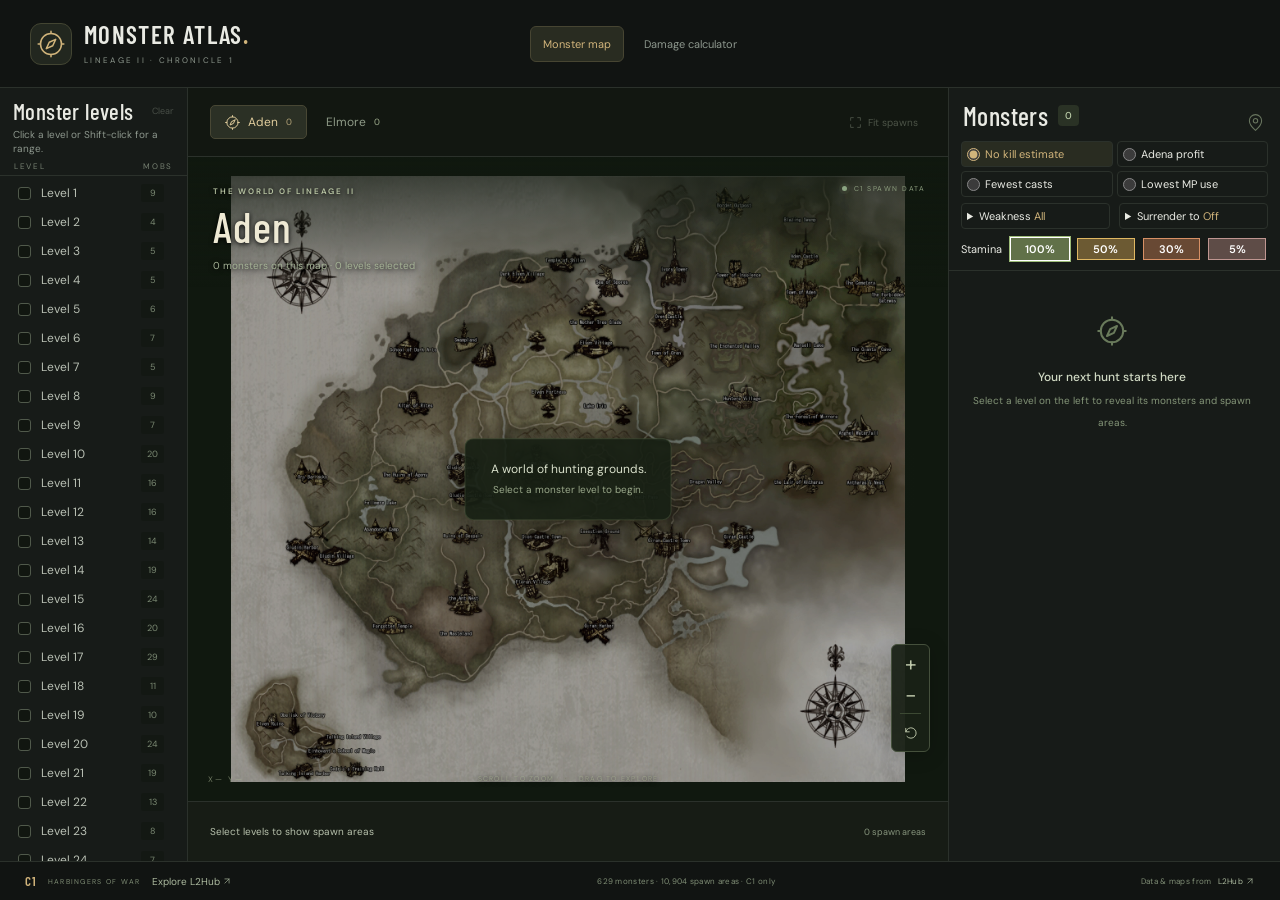
<file: index.html>
<!doctype html>
<html lang="en">
<head>
  <meta charset="utf-8">
  <meta name="viewport" content="width=device-width, initial-scale=1">
  <meta name="theme-color" content="#111412">
  <meta name="description" content="Find your next hunting ground. Explore Chronicle 1 monster spawn areas by level across Aden and Elmore.">
  <title>C1 Monster Atlas — Find your hunting ground</title>
  <link rel="icon" type="image/svg+xml" href="assets/compass.svg">
  <link rel="stylesheet" href="styles.css">
</head>
<body class="atlas-page">
  <svg class="svg-defs" xmlns="http://www.w3.org/2000/svg"><defs>
    <symbol id="i-compass" viewBox="0 0 24 24"><circle cx="12" cy="12" r="9"/><path d="m16 8-2.5 5.5L8 16l2.5-5.5L16 8Z"/><path d="M12 1v2m0 18v2M1 12h2m18 0h2"/></symbol>
    <symbol id="i-arrow" viewBox="0 0 24 24"><path d="M7 17 17 7M7 7h10v10"/></symbol>
    <symbol id="i-search" viewBox="0 0 24 24"><circle cx="10.5" cy="10.5" r="6.5"/><path d="m16 16 5 5"/></symbol>
    <symbol id="i-target" viewBox="0 0 24 24"><circle cx="12" cy="12" r="7"/><circle cx="12" cy="12" r="2"/><path d="M12 2v4m0 12v4M2 12h4m12 0h4"/></symbol>
    <symbol id="i-pin" viewBox="0 0 24 24"><path d="M19 10c0 5-7 11-7 11S5 15 5 10a7 7 0 1 1 14 0Z"/><circle cx="12" cy="10" r="2.5"/></symbol>
    <symbol id="i-reset" viewBox="0 0 24 24"><path d="M3 10a9 9 0 1 1 2 8M3 4v6h6"/></symbol>
    <symbol id="i-chevron" viewBox="0 0 24 24"><path d="m9 5 7 7-7 7"/></symbol>
    <symbol id="i-close" viewBox="0 0 24 24"><path d="m6 6 12 12M6 18 18 6"/></symbol>
    <symbol id="i-expand" viewBox="0 0 24 24"><path d="M8 3H3v5m13-5h5v5M3 16v5h5m13-5v5h-5"/></symbol>
  </defs></svg>
  <header class="app-header">
    <a href="./" class="brand" aria-label="C1 Monster Atlas home"><span class="brand-icon"><svg><use href="#i-compass"/></svg></span><span><strong>MONSTER ATLAS<span class="brand-period">.</span></strong><small>LINEAGE II · CHRONICLE 1</small></span></a>
    <nav class="page-nav" aria-label="Main navigation"><a href="./" aria-current="page">Monster map</a><a href="calculator.html">Damage calculator</a></nav>
  </header>
  <main class="workspace">
    <aside class="levels-panel" aria-labelledby="levels-title">
      <div class="panel-heading"><div><h1 id="levels-title">Monster levels</h1></div><button id="clear-levels" class="text-button" title="Clear all selected levels">Clear</button></div>
      <p class="level-help">Click a level or Shift-click for a range.</p>
      <div class="level-column-head"><span>LEVEL</span><span>MOBS</span></div>
      <div id="levels" class="level-list" aria-label="Monster levels"><div class="loading-text">Loading levels…</div></div>
      <section class="map-pins" id="map-pins" aria-labelledby="map-pins-title" hidden>
        <div class="monster-heading pinned-heading"><h2 id="map-pins-title">Pinned monsters <span id="pin-count" class="count-badge"></span></h2><button type="button" id="clear-map-pins" class="clear-pins">Clear Pins</button></div>
        <div id="pinned-monster-list" class="monster-list"></div>
      </section>
    </aside>
    <section class="map-panel" aria-label="Interactive monster spawn map">
      <div class="map-toolbar"><div class="map-tabs" role="tablist" aria-label="World map"><button id="tab-aden" class="map-tab active" role="tab" aria-selected="true" aria-controls="map-stage" data-map="aden"><svg><use href="#i-compass"/></svg>Aden<span class="tab-count" id="count-aden">—</span></button><button id="tab-elmore" class="map-tab" role="tab" aria-selected="false" aria-controls="map-stage" data-map="elmore">Elmore<span class="tab-count" id="count-elmore">—</span></button></div><button id="fit-map" class="quiet-button fit-button" title="Fit selected spawn areas"><svg><use href="#i-expand"/></svg><span>Fit spawns</span></button></div>
      <div id="map-stage" class="map-stage" role="tabpanel" aria-labelledby="tab-aden">
        <canvas id="map" tabindex="0" aria-label="Aden map. Drag to pan, scroll or use plus and minus to zoom. Arrow keys pan. Press zero to reset."></canvas>
        <div class="map-caption"><span class="eyebrow">THE WORLD OF LINEAGE II</span><h2 id="map-name">Aden</h2><span id="map-detail">Choose a level. Find your hunting ground.</span></div>
        <div class="map-corner"><span class="live-dot"></span>C1 SPAWN DATA</div>
        <div id="map-message" class="map-message" hidden></div>
        <div id="map-loading" class="map-loading"><span class="loader"></span><span>Unfolding the atlas…</span></div>
        <div id="map-tooltip" class="map-tooltip" hidden></div>
        <div class="map-controls" aria-label="Map controls"><button id="zoom-in" title="Zoom in" aria-label="Zoom in">+</button><button id="zoom-out" title="Zoom out" aria-label="Zoom out">−</button><span></span><button id="reset-map" title="Show the whole map" aria-label="Show the whole map"><svg><use href="#i-reset"/></svg></button></div>
        <div class="map-coordinates" id="coordinates">X — &nbsp; Y —</div>
        <div class="map-instruction">SCROLL TO ZOOM <span>·</span> DRAG TO EXPLORE</div>
      </div>
      <div class="map-legend"><div id="legend" class="legend-items"></div><span id="spawn-count" class="spawn-count">— spawn areas</span></div>
    </section>
    <aside class="monsters-panel" aria-labelledby="monsters-title">
      <div class="monster-heading"><div><h2 id="monsters-title">Monsters <span id="monster-count" class="count-badge">—</span></h2></div><svg class="heading-icon"><use href="#i-pin"/></svg></div>
      <div class="monster-tools">
        <fieldset id="kill-view" class="kill-view" aria-label="Kill estimate display"><label><input type="radio" name="kill-view" value="off" checked>No kill estimate</label><label><input type="radio" name="kill-view" value="cost">Adena profit</label><label><input type="radio" name="kill-view" value="casts">Fewest casts</label><label><input type="radio" name="kill-view" value="mp">Lowest MP use</label></fieldset>
        <div class="trait-filters">
          <details class="map-picker" id="weakness"><summary>Weakness <span id="weakness-current">All</span></summary><div id="weakness-options" class="map-picker-options"></div></details>
          <details class="map-picker" id="surrender"><summary>Surrender to <span id="surrender-current">Off</span></summary><div id="surrender-options" class="map-picker-options"></div></details>
        </div>
        <div class="stamina-row">
          <span id="stamina-label">Stamina</span>
          <fieldset id="stamina" aria-labelledby="stamina-label">
            <label class="stamina-energized" title="Energized"><input type="radio" name="stamina" value="100" checked><span>100%</span></label>
            <label class="stamina-fatigued" title="Fatigued"><input type="radio" name="stamina" value="50"><span>50%</span></label>
            <label class="stamina-exhausted" title="Exhausted"><input type="radio" name="stamina" value="30"><span>30%</span></label>
            <label class="stamina-depleted" title="Depleted"><input type="radio" name="stamina" value="5"><span>5%</span></label>
          </fieldset>
        </div>
        <p id="kill-status" class="kill-status" role="status" hidden></p>
      </div>
      <div id="monster-list" class="monster-list"><div class="loading-text">Loading monsters…</div></div>
    </aside>
  </main>
  <footer class="app-footer"><span><span class="footer-mark">C1</span> HARBINGERS OF WAR <a class="footer-source" href="https://l2hub.info/c1/locs" target="_blank" rel="noopener noreferrer">Explore L2Hub <svg><use href="#i-arrow"/></svg></a></span><span id="dataset-summary">Preparing the atlas…</span><span>Data & maps from <a href="https://l2hub.info/c1" target="_blank" rel="noopener noreferrer">L2Hub <svg><use href="#i-arrow"/></svg></a></span></footer>
  <div id="toast" class="toast" role="status" hidden></div>
  <script type="module" src="app.js"></script>
</body>
</html>
</file>
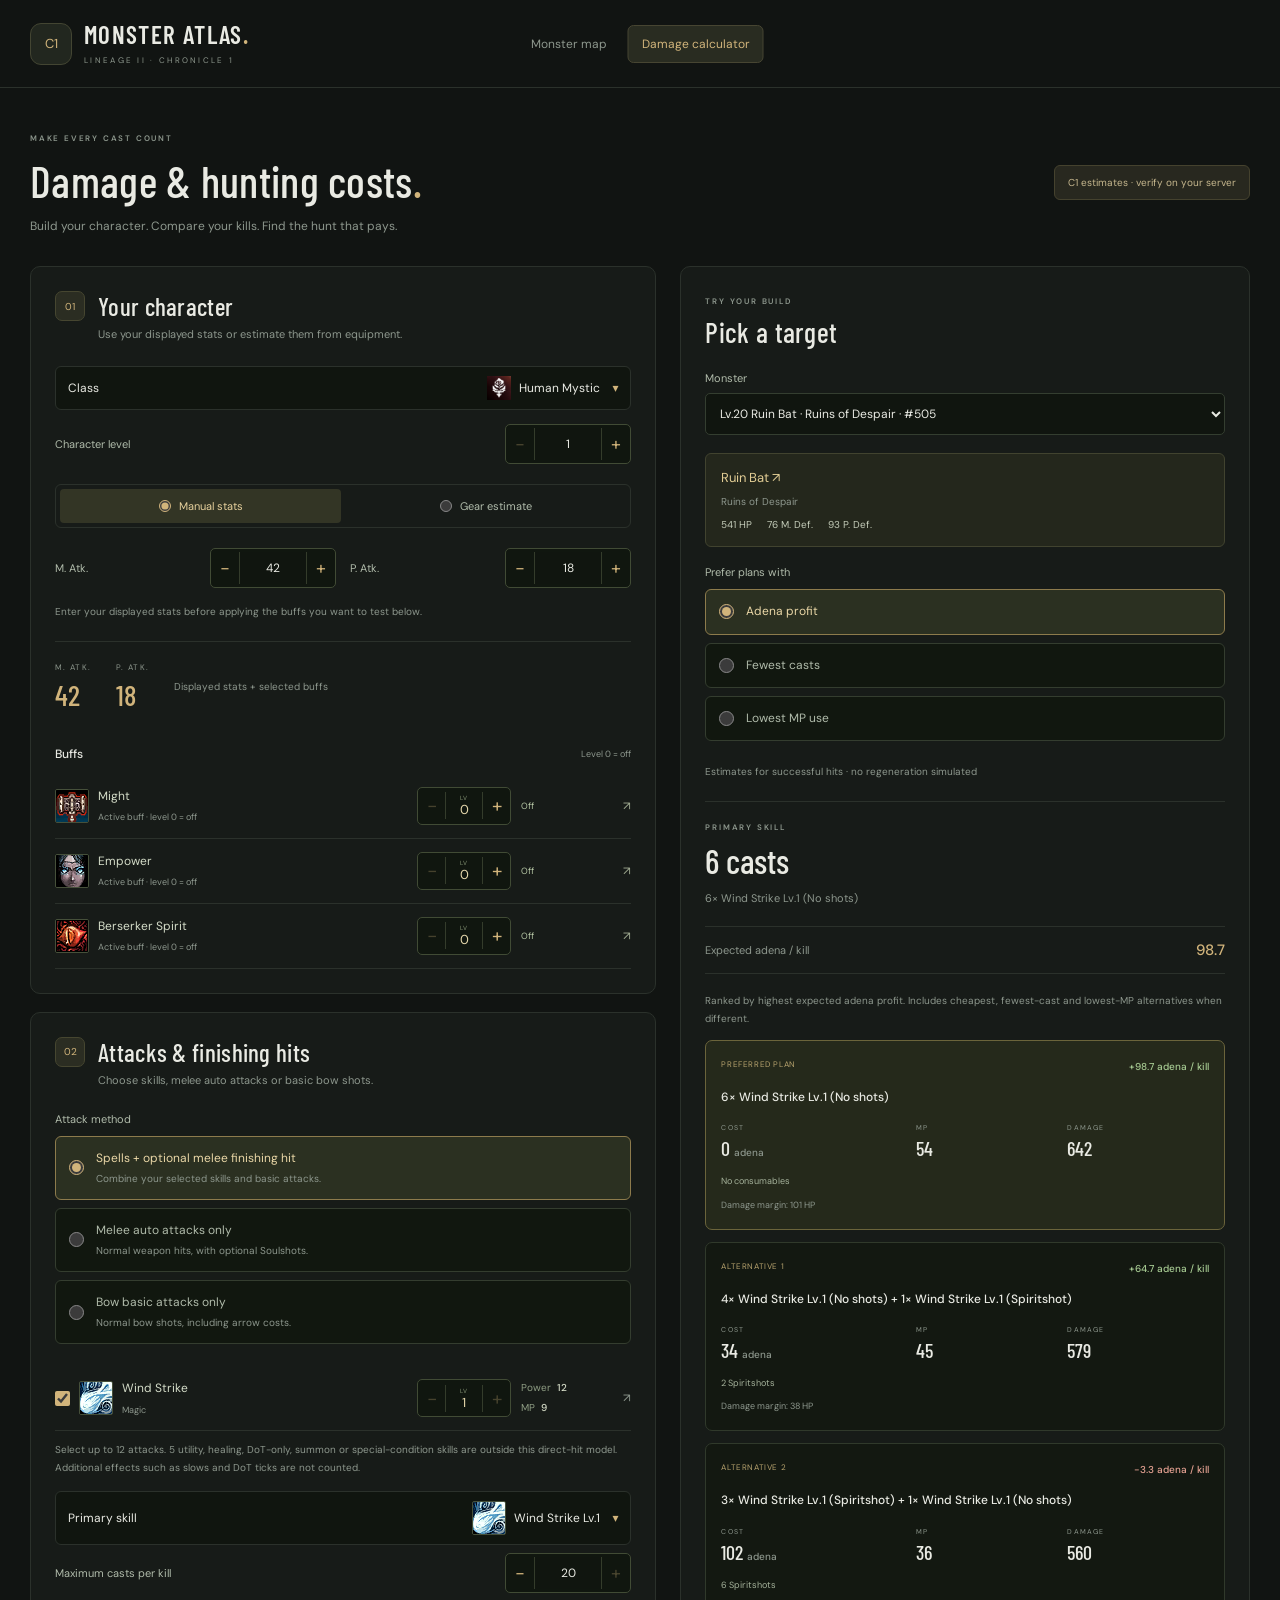
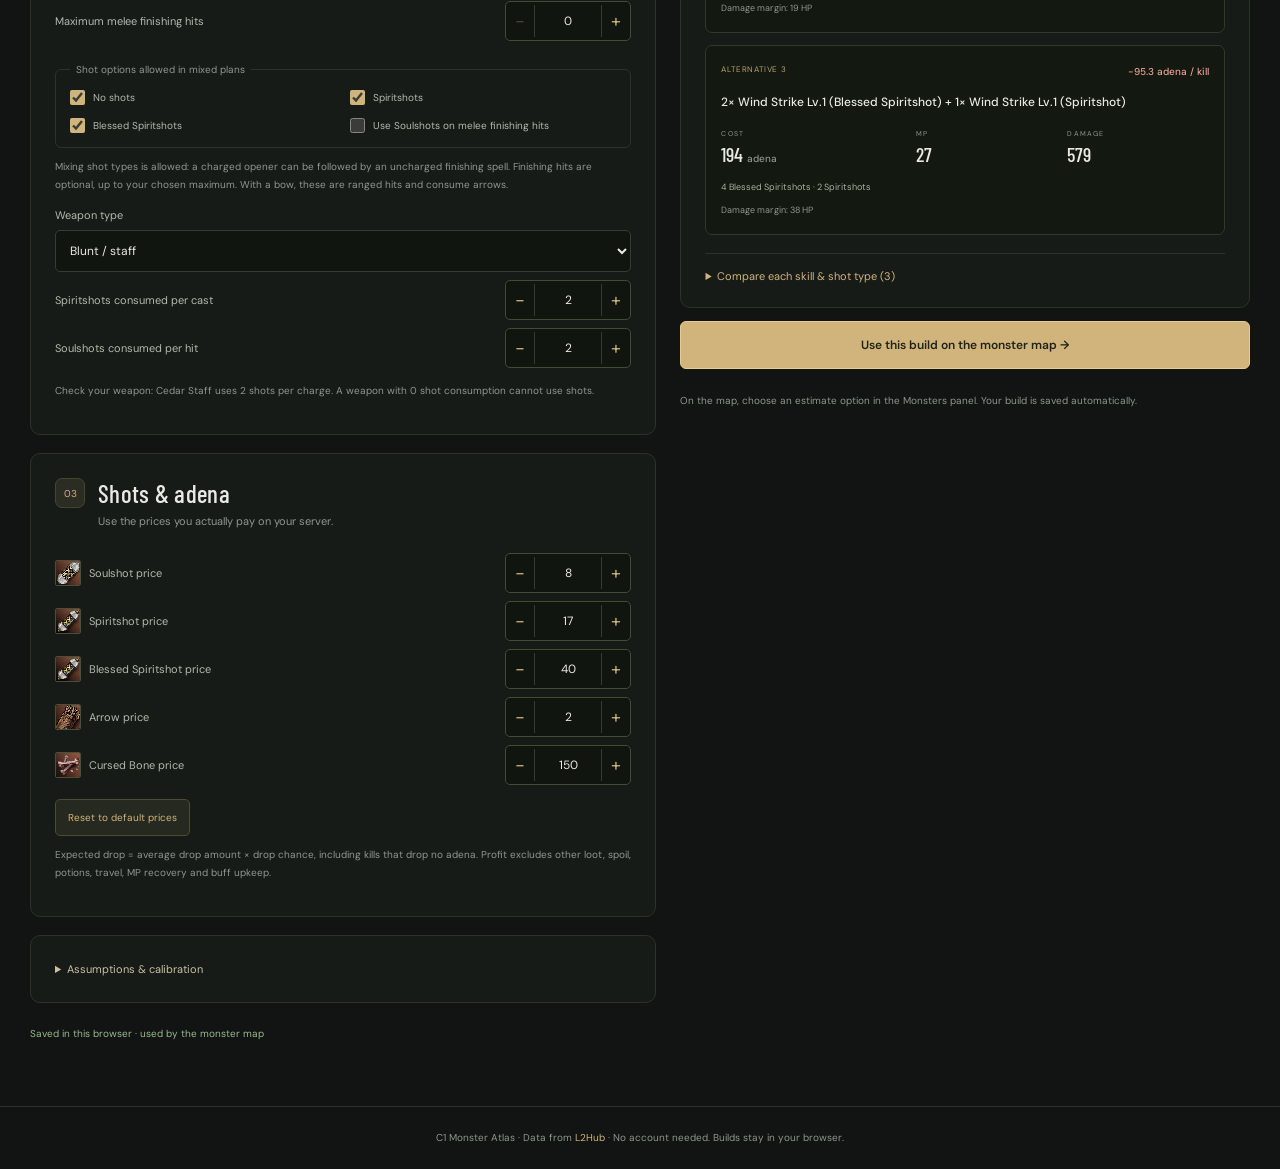
<file: calculator.html>
<!doctype html>
<html lang="en">
<head>
  <meta charset="utf-8"><meta name="viewport" content="width=device-width, initial-scale=1"><meta name="theme-color" content="#111412">
  <meta name="description" content="Plan C1 monster kills with your character stats, skills and gear. Compare shots, mixed spells, melee finishes and expected adena profit.">
  <title>Damage Calculator — C1 Monster Atlas</title>
  <link rel="icon" type="image/svg+xml" href="assets/compass.svg"><link rel="stylesheet" href="styles.css"><link rel="stylesheet" href="calculator.css?v=live-pins-2"><link rel="stylesheet" href="equipment.css">
</head>
<body class="calculator-page">
  <header class="app-header"><a href="./" class="brand"><span class="brand-icon">C1</span><span><strong>MONSTER ATLAS<span class="brand-period">.</span></strong><small>LINEAGE II · CHRONICLE 1</small></span></a><nav class="page-nav" aria-label="Main navigation"><a href="./" data-atlas-link>Monster map</a><a href="calculator.html" aria-current="page">Damage calculator</a></nav></header>
  <main class="calculator-main">
    <div class="calculator-intro"><div><span class="eyebrow">MAKE EVERY CAST COUNT</span><h1>Damage & hunting costs<span>.</span></h1><p>Build your character. Compare your kills. Find the hunt that pays.</p></div><div class="intro-actions"><span class="estimate-badge">C1 estimates · verify on your server</span><a class="outline-button target-jump" href="#target-preview">Try a target ↓</a></div></div>
    <div id="calculator-loading" class="calc-notice" role="status">Loading C1 classes, equipment and skills…</div>
    <div id="calculator-error" class="calc-notice loss" role="alert" hidden></div>
    <div id="calculator-content" class="calculator-grid" hidden>
      <form id="build-form" class="build-form">
        <section class="calc-panel"><div class="calc-panel-heading"><span class="step-number">01</span><div><h2>Your character</h2><p>Use your displayed stats or estimate them from equipment.</p></div></div>
          <details class="class-picker"><summary><span>Class</span><span id="current-class"></span></summary><div id="class-tree"></div></details>
          <div class="character-step"><label for="stat-level">Character level</label><div class="character-step-control"><button type="button" data-stat-step="-1" aria-label="Decrease Character level">−</button><input id="stat-level" data-field="level" type="number" min="1" max="80" step="1" required><button type="button" data-stat-step="1" aria-label="Increase Character level">+</button></div></div>
          <div class="segmented" role="group" aria-label="Character stats input"><label><input type="radio" name="stats-mode" value="manual">Manual stats</label><label><input type="radio" name="stats-mode" value="gear">Gear estimate</label></div>

          <div id="manual-stats"><div class="form-grid manual-attack-stats"><div class="character-step"><label for="stat-mAtk">M. Atk.</label><div class="character-step-control"><button type="button" data-stat-step="-1" aria-label="Decrease M. Atk.">−</button><input id="stat-mAtk" data-field="mAtk" type="number" min="0" max="10000000" step="any" required><button type="button" data-stat-step="1" aria-label="Increase M. Atk.">+</button></div></div><div class="character-step"><label for="stat-pAtk">P. Atk.</label><div class="character-step-control"><button type="button" data-stat-step="-1" aria-label="Decrease P. Atk.">−</button><input id="stat-pAtk" data-field="pAtk" type="number" min="0" max="10000000" step="any" required><button type="button" data-stat-step="1" aria-label="Increase P. Atk.">+</button></div></div></div><p class="field-help">Enter your displayed stats before applying the buffs you want to test below.</p></div>
          <div id="gear-stats" hidden><div id="equipment-selector"></div><div class="gear-character-stats"><div class="character-step"><label for="stat-enchant">Weapon enchant</label><div class="character-step-control"><button type="button" data-stat-step="-1" aria-label="Decrease Weapon enchant">−</button><output id="stat-enchant" aria-live="polite">+0</output><button type="button" data-stat-step="1" aria-label="Increase Weapon enchant">+</button></div></div><div class="character-step"><label for="stat-int">INT</label><div class="character-step-control"><button type="button" data-stat-step="-1" aria-label="Decrease INT">−</button><input id="stat-int" data-field="int" type="number" min="1" max="99" step="1" required><button type="button" data-stat-step="1" aria-label="Increase INT">+</button></div></div><div class="character-step"><label for="stat-str">STR</label><div class="character-step-control"><button type="button" data-stat-step="-1" aria-label="Decrease STR">−</button><input id="stat-str" data-field="str" type="number" min="1" max="99" step="1" required><button type="button" data-stat-step="1" aria-label="Increase STR">+</button></div></div></div><p id="armor-note" class="field-help"></p></div>
          <div class="stat-preview"><div><span>M. ATK.</span><strong id="effective-matk">—</strong></div><div><span>P. ATK.</span><strong id="effective-patk">—</strong></div><p id="stats-note"></p></div>
          <div id="passive-section"><div class="form-subheading"><h3>Passives</h3><span>Choose learned levels</span></div><div id="stat-skills"></div></div>
          <div class="form-subheading"><h3>Buffs</h3><span>Level 0 = off</span></div><div id="party-buffs"></div>
        </section>
        <section class="calc-panel"><div class="calc-panel-heading"><span class="step-number">02</span><div><h2>Attacks & finishing hits</h2><p>Choose skills, melee auto attacks or basic bow shots.</p></div></div>
          <fieldset id="attack-method" class="attack-method-list"><legend>Attack method</legend><label class="attack-method-option"><input type="radio" name="attack-method" data-field="attackMode" value="skills"><span>Spells + optional melee finishing hit<small>Combine your selected skills and basic attacks.</small></span></label><label class="attack-method-option"><input type="radio" name="attack-method" data-field="attackMode" value="melee"><span>Melee auto attacks only<small>Normal weapon hits, with optional Soulshots.</small></span></label><label class="attack-method-option"><input type="radio" name="attack-method" data-field="attackMode" value="bow"><span>Bow basic attacks only<small>Normal bow shots, including arrow costs.</small></span></label></fieldset><div id="basic-controls" hidden><div class="form-grid"><fieldset class="attack-method-list basic-shot-options span-two"><legend>Soulshot use</legend><label class="attack-method-option"><input type="radio" name="basic-shot" data-field="basicShot" value="none"><span>No shots</span></label><label class="attack-method-option"><input type="radio" name="basic-shot" data-field="basicShot" value="soul"><span>Soulshots on every hit</span></label><label class="attack-method-option"><input type="radio" name="basic-shot" data-field="basicShot" value="compare"><span>Compare no shots vs Soulshots</span></label></fieldset><div class="character-step"><label for="step-maxBasicHits">Maximum basic attacks per kill</label><div class="character-step-control"><button type="button" data-stat-step="-1" aria-label="Decrease Maximum basic attacks per kill">−</button><input id="step-maxBasicHits" data-field="maxBasicHits" type="number" min="1" max="100000" step="1" required><button type="button" data-stat-step="1" aria-label="Increase Maximum basic attacks per kill">+</button></div></div><div id="basic-bow-mp" class="character-step" hidden><label for="step-bow-mp">MP per bow shot</label><div class="character-step-control"><button type="button" data-stat-step="-1" aria-label="Decrease MP per bow shot">−</button><input id="step-bow-mp" data-field="bowMp" type="number" min="0" max="1000" step="any"><button type="button" data-stat-step="1" aria-label="Increase MP per bow shot">+</button></div></div></div><p id="basic-help" class="field-help"></p></div><div id="skill-controls"><div id="attack-skills" class="skill-picker"></div><p id="skill-note" class="field-help"></p>
          <div class="calc-step-rows"><details class="class-picker primary-picker"><summary><span>Primary skill</span><span id="primary-skill-current"></span></summary><div id="primary-skill-options"></div></details><div class="character-step"><label for="step-maxCasts">Maximum casts per kill</label><div class="character-step-control"><button type="button" data-stat-step="-1" aria-label="Decrease Maximum casts per kill">−</button><input id="step-maxCasts" data-field="maxCasts" type="number" min="1" max="20" step="1" required><button type="button" data-stat-step="1" aria-label="Increase Maximum casts per kill">+</button></div></div><div class="character-step"><label for="step-melee">Maximum melee finishing hits</label><div class="character-step-control"><button type="button" data-stat-step="-1" aria-label="Decrease Maximum melee finishing hits">−</button><input id="step-melee" data-field="melee" type="number" min="0" max="10" step="1" required><button type="button" data-stat-step="1" aria-label="Increase Maximum melee finishing hits">+</button></div></div></div>
          <fieldset class="shot-options"><legend>Shot options allowed in mixed plans</legend><label><input type="checkbox" data-allowed="none">No shots</label><label><input type="checkbox" data-allowed="spirit">Spiritshots</label><label><input type="checkbox" data-allowed="blessed">Blessed Spiritshots</label><label><input type="checkbox" data-field="meleeShot">Use Soulshots on melee finishing hits</label></fieldset>
          <p class="field-help">Mixing shot types is allowed: a charged opener can be followed by an uncharged finishing spell. Finishing hits are optional, up to your chosen maximum. With a bow, these are ranged hits and consume arrows.</p></div>
          <div id="manual-weapon"><div class="calc-step-rows"><label>Weapon type<select data-field="weaponType"><option value="blunt">Blunt / staff</option><option value="sword">Sword</option><option value="dagger">Dagger</option><option value="pole">Polearm</option><option value="bow">Bow</option><option value="dual">Dual swords</option><option value="dualfist">Fists</option></select></label><div class="character-step"><label for="step-shotCount">Spiritshots consumed per cast</label><div class="character-step-control"><button type="button" data-stat-step="-1" aria-label="Decrease Spiritshots consumed per cast">−</button><input id="step-shotCount" data-field="shotCount" type="number" min="0" max="20" step="1" required><button type="button" data-stat-step="1" aria-label="Increase Spiritshots consumed per cast">+</button></div></div><div class="character-step"><label for="step-soulCount">Soulshots consumed per hit</label><div class="character-step-control"><button type="button" data-stat-step="-1" aria-label="Decrease Soulshots consumed per hit">−</button><input id="step-soulCount" data-field="soulCount" type="number" min="0" max="20" step="1" required><button type="button" data-stat-step="1" aria-label="Increase Soulshots consumed per hit">+</button></div></div></div><p class="field-help">Check your weapon: Cedar Staff uses 2 shots per charge. A weapon with 0 shot consumption cannot use shots.</p></div>
        </section>
        <section class="calc-panel"><div class="calc-panel-heading"><span class="step-number">03</span><div><h2>Shots & adena</h2><p>Use the prices you actually pay on your server.</p></div></div>
          <p id="weapon-consumption" class="field-help" hidden></p>
          <div class="calc-step-rows price-rows"><div class="character-step"><label for="step-soul"><img class="skill-icon" src="assets/consumables/soul.png" width="24" height="24" alt="">Soulshot price</label><div class="character-step-control"><button type="button" data-stat-step="-1" aria-label="Decrease Soulshot price">−</button><input id="step-soul" data-price="soul" type="number" min="0" max="1000000" step="any" required><button type="button" data-stat-step="1" aria-label="Increase Soulshot price">+</button></div></div><div class="character-step"><label for="step-spirit"><img class="skill-icon" src="assets/consumables/spirit.png" width="24" height="24" alt="">Spiritshot price</label><div class="character-step-control"><button type="button" data-stat-step="-1" aria-label="Decrease Spiritshot price">−</button><input id="step-spirit" data-price="spirit" type="number" min="0" max="1000000" step="any" required><button type="button" data-stat-step="1" aria-label="Increase Spiritshot price">+</button></div></div><div class="character-step"><label for="step-blessed"><img class="skill-icon" src="assets/consumables/blessed.png" width="24" height="24" alt="">Blessed Spiritshot price</label><div class="character-step-control"><button type="button" data-stat-step="-1" aria-label="Decrease Blessed Spiritshot price">−</button><input id="step-blessed" data-price="blessed" type="number" min="0" max="1000000" step="any" required><button type="button" data-stat-step="1" aria-label="Increase Blessed Spiritshot price">+</button></div></div><div class="character-step"><label for="step-arrow"><img class="skill-icon" src="assets/consumables/arrow.png" width="24" height="24" alt="">Arrow price</label><div class="character-step-control"><button type="button" data-stat-step="-1" aria-label="Decrease Arrow price">−</button><input id="step-arrow" data-price="arrow" type="number" min="0" max="1000000" step="any" required><button type="button" data-stat-step="1" aria-label="Increase Arrow price">+</button></div></div><div class="character-step"><label for="step-bone"><img class="skill-icon" src="assets/consumables/bone.png" width="24" height="24" alt="">Cursed Bone price</label><div class="character-step-control"><button type="button" data-stat-step="-1" aria-label="Decrease Cursed Bone price">−</button><input id="step-bone" data-price="bone" type="number" min="0" max="1000000" step="any" required><button type="button" data-stat-step="1" aria-label="Increase Cursed Bone price">+</button></div></div></div>
          <button id="source-prices" class="outline-button" type="button">Reset to default prices</button>
          <p class="field-help">Expected drop = average drop amount × drop chance, including kills that drop no adena. Profit excludes other loot, spoil, potions, travel, MP recovery and buff upkeep.</p>
        </section>
        <details class="calc-panel assumptions"><summary>Assumptions & calibration</summary><p>Estimated damage for successful, noncritical hits. No spell failures, misses, shields, level penalties, damage-over-time ticks or monster healing are simulated. Physical skill and gear formulas are approximate. Plans compare at most 12 selected skills and your cast/melee limits; “Fewest casts” does not mean fastest real kill time.</p><div class="form-grid"><label>Extra monster HP margin (%)<input data-field="safety" type="number" min="0" max="50" step="any"></label><label>Damage calibration (%)<input data-field="calibration" type="number" min="1" max="500" step="any"></label></div><p>Add an HP margin for regeneration and hidden decimals. Calibration scales all hit damage; 100% uses the research formula.</p><p>Magic: 91 × skill power × √(M. Atk. × shot factor) ÷ M. Def., then elemental modifiers. Shot factors: 1 / 2 / 4 for none / regular / blessed. Melee: 70 × P. Atk. ÷ P. Def.; Soulshots double the attack term. Physical skills use P. Atk. plus skill power, with no Soulshot bonus. Damage is rounded down per hit.</p><p>Stats, skills and drops: <a href="https://l2hub.info/c1" target="_blank" rel="noopener noreferrer">L2Hub C1</a>. Gear scaling is an emulator-style estimate, not a verified Reborn formula. Adjusted stats and bonuses may stack differently on your server.</p><div class="form-actions"><button id="export-build" class="outline-button" type="button">Export build</button><label class="outline-button import-button">Import build<input id="import-build" type="file" accept="application/json,.json" hidden></label><button id="reset-build" class="text-button" type="button">Reset build</button></div></details>
        <div id="save-status" class="save-status" role="status">Saved in this browser · used by the monster map</div>
      </form>
      <aside class="results-column">
        <section id="calculator-pins" class="calc-panel target-panel" aria-labelledby="calculator-pins-title" hidden>
          <div class="pinned-heading"><h2 id="calculator-pins-title">Pinned monsters</h2><button type="button" id="clear-calculator-pins" class="clear-pins">Clear Pins</button></div>
          <fieldset id="pinned-estimates" class="kill-view" aria-label="Pinned monster kill estimates"><label><input type="radio" name="pinned-estimates" value="off">No kill estimate</label><label><input type="radio" name="pinned-estimates" value="cost" checked>Adena profit</label><label><input type="radio" name="pinned-estimates" value="casts">Fewest casts</label><label><input type="radio" name="pinned-estimates" value="mp">Lowest MP use</label></fieldset>
          <div id="calculator-pin-list"></div>
        </section>
        <section id="target-preview" class="calc-panel target-panel"><span class="eyebrow">TRY YOUR BUILD</span><h2>Pick a target</h2><label>Monster<select id="target-monster"></select></label><div id="target-facts" class="target-facts"></div><fieldset id="sort-plans" class="attack-method-list"><legend>Prefer plans with</legend><label class="attack-method-option"><input type="radio" name="plan-sort" data-field="sort" value="cost"><span id="plan-sort-cost">Adena profit</span></label><label class="attack-method-option"><input type="radio" name="plan-sort" data-field="sort" value="casts"><span id="plan-sort-casts">Fewest casts</span></label><label class="attack-method-option"><input type="radio" name="plan-sort" data-field="sort" value="mp"><span id="plan-sort-mp">Lowest MP use</span></label></fieldset><div id="calculation-status" class="field-help" role="status"></div><div id="target-results" aria-live="polite"></div></section><a class="primary-button" href="./" data-atlas-link>Use this build on the monster map →</a><p class="field-help">On the map, choose an estimate option in the Monsters panel. Your build is saved automatically.</p></aside>
    </div>
  </main><footer class="calculator-footer">C1 Monster Atlas · Data from <a href="https://l2hub.info/c1" target="_blank" rel="noopener noreferrer">L2Hub</a> · No account needed. Builds stay in your browser.</footer>
  <script type="module" src="calculator.js?v=live-pins-2"></script>
</body></html>
</file>
<file: styles.css>
@import url('https://fonts.googleapis.com/css2?family=Barlow+Condensed:wght@500;600;700&family=DM+Sans:wght@400;450;500;550;600;650;700&display=swap');
:root{color-scheme:dark;--bg:#111412;--panel:#171b18;--raised:#1e231f;--line:#2b312b;--text:#e9eae3;--muted:#8d978d;--gold:#d1b47b;--green:#9cb89b;--font:'DM Sans',system-ui,sans-serif;--display:'Barlow Condensed','Arial Narrow',sans-serif}
*{box-sizing:border-box}body{margin:0;background:var(--bg);color:var(--text);font-family:var(--font);font-size:13px;-webkit-font-smoothing:antialiased}button,input,a{-webkit-tap-highlight-color:transparent}button,input{font:inherit}button{cursor:pointer}button,a,input{outline-offset:4px}button:focus-visible,a:focus-visible,input:focus-visible,canvas:focus-visible{outline:2px solid var(--gold)}button{color:inherit}a{color:inherit;text-decoration:none}svg{width:18px;height:18px;fill:none;stroke:currentColor;stroke-width:1.6;stroke-linecap:round;stroke-linejoin:round;flex-shrink:0}.svg-defs{position:absolute;width:0;height:0;overflow:hidden}button{background:none;border:0}button:disabled{opacity:.4;cursor:default}[hidden]{display:none!important}::-webkit-scrollbar{width:5px;height:5px}::-webkit-scrollbar-thumb{background:#3b443a;border-radius:9px}::-webkit-scrollbar-track{background:transparent}.app-header{height:88px;padding:0 30px;display:flex;align-items:center;justify-content:space-between;border-bottom:1px solid var(--line);gap:24px}.brand{display:flex;gap:12px;align-items:center}.brand-icon{height:42px;width:42px;background:#22271f;border:1px solid #434532;border-radius:11px;color:var(--gold);display:grid;place-items:center}.brand-icon svg{width:28px;height:28px;stroke-width:1.3}.brand strong{font-family:var(--display);font-weight:600;letter-spacing:1.35px;font-size:25px;line-height:1}.brand-period{color:var(--gold)}.brand small{display:block;letter-spacing:2.3px;font-size:8px;color:var(--muted);margin-top:7px}.header-note{font-size:12px;color:#9ca69b;display:flex;align-items:center;gap:9px}.live-dot{display:inline-block;width:5px;height:5px;border-radius:50%;background:#8ba481;box-shadow:0 0 0 3px #8ba48112;flex-shrink:0}.source-link{display:flex;gap:13px;align-items:center;font-size:11px;color:#c6cbbf}.source-link svg{width:14px}.source-link:hover{color:var(--gold)}.workspace{display:grid;grid-template-columns:188px minmax(0,1fr) 332px;gap:0;height:calc(100dvh - 127px);min-height:490px}.levels-panel,.monsters-panel{display:flex;flex-direction:column;min-height:0;background:var(--panel)}.levels-panel{border-right:1px solid var(--line)}.monsters-panel{border-left:1px solid var(--line)}.panel-heading{padding:25px 18px 0;display:flex;justify-content:space-between;align-items:flex-end}.eyebrow{font-size:8px;letter-spacing:1.8px;font-weight:600;color:var(--muted)}h1,h2,p{margin:0}.panel-heading h1{font-family:var(--display);font-weight:500;font-size:23px;letter-spacing:.4px;margin-top:6px}.text-button{color:#929b8d;font-size:10px;padding:5px 0}.text-button:hover{color:var(--gold)}.level-help{font-size:10px;line-height:1.8;color:var(--muted);padding:12px 18px 20px}.level-column-head{padding:0 21px 10px 19px;display:flex;justify-content:space-between;font-size:8px;letter-spacing:1.7px;color:#778172;border-bottom:1px solid var(--line)}.level-list{overflow-y:auto;padding:8px;flex:1;min-height:0;scrollbar-gutter:stable}.level-row{height:38px;display:flex;align-items:center;gap:0;border:1px solid transparent;border-radius:5px;position:relative;margin-bottom:2px;transition:background .15s}.level-row:hover{background:#22291f}.level-row.selected{background:#2b3024;border-color:#4c4a32}.level-check{appearance:none;width:13px;height:13px;border:1px solid #50594b;border-radius:3px;cursor:pointer;margin:0 10px 0 9px;flex-shrink:0;position:relative;background:#111610}.level-check:checked{background:var(--gold);border-color:var(--gold)}.level-check:checked:after{content:'';position:absolute;left:3px;top:1px;width:4px;height:7px;border:solid #24291c;border-width:0 1.6px 1.6px 0;transform:rotate(45deg)}.level-button{font-size:12px;display:flex;align-items:center;gap:7px;flex:1;align-self:stretch;padding:0 9px 0 0;text-align:left;color:#b9c0b4}.level-row.selected .level-button{color:#eee8d8}.level-number{font-variant-numeric:tabular-nums}.level-mobs{font-size:9px;font-variant-numeric:tabular-nums;margin-left:auto;color:#7b8973;background:#10160f88;border-radius:3px;padding:3px 5px;min-width:23px;text-align:center}.level-row.selected .level-mobs{color:#d2be88;background:#d1b47b13}.level-swatch{height:5px;width:5px;border-radius:50%;background:var(--level-color);display:none}.selected .level-swatch{display:block}.selection-summary{border-top:1px solid var(--line);padding:14px 17px;display:flex;flex-direction:column;gap:5px;font-size:10px;color:#c3c9bc;min-height:60px}.keyboard-hint{font-size:9px;color:#7c8875}.map-panel{display:flex;flex-direction:column;min-width:0;min-height:0;background:#121711}.map-toolbar{height:69px;border-bottom:1px solid var(--line);display:flex;align-items:center;justify-content:space-between;padding:0 22px;flex-shrink:0;gap:10px}.map-tabs{display:flex;gap:5px}.map-tab{height:34px;display:flex;align-items:center;gap:8px;padding:0 14px;border-radius:5px;color:#8e9a87;font-size:12px;transition:background .15s}.map-tab.active{background:#2b3025;color:#e0cc9c;border:1px solid #484734}.map-tab:not(.active):hover{background:#242b20}.map-tab svg{width:15px;height:15px}.tab-count{font-size:9px;color:#9caa8b;font-variant-numeric:tabular-nums}.map-tab.active .tab-count{color:#b2a277}.quiet-button{display:flex;gap:6px;align-items:center;font-size:10px;color:#a2ad98;padding:8px}.quiet-button:hover{color:var(--gold)}.quiet-button svg{width:13px;height:13px}.map-stage{position:relative;flex:1;min-height:0;overflow:hidden;background:#10180f;background-image:radial-gradient(ellipse at center,#25312055 0,transparent 65%)}#map{display:block;width:100%;height:100%;cursor:grab;touch-action:none}#map.dragging{cursor:grabbing}.map-caption{position:absolute;top:24px;left:25px;pointer-events:none;max-width:75%;text-shadow:0 1px 5px #000}.map-caption .eyebrow{font-size:8px;color:#b8c4a3}.map-caption h2{font-family:var(--display);font-size:43px;letter-spacing:1px;font-weight:500;line-height:1;margin:7px 0 8px;color:#eee9d4}.map-caption>span:last-child{font-size:10px;color:#a5b396}.map-corner{position:absolute;right:23px;top:27px;display:flex;align-items:center;gap:7px;color:#8c9d7e;font-size:7px;letter-spacing:1.5px;pointer-events:none}.map-controls{position:absolute;right:18px;bottom:49px;border:1px solid #45503c;background:#192116eF;border-radius:6px;padding:3px;box-shadow:0 3px 20px #0003;display:flex;flex-direction:column}.map-controls button{height:31px;width:31px;display:grid;place-items:center;font-size:21px;font-weight:400;color:#bec8aa;border-radius:3px}.map-controls button:hover{background:#35432a;color:#e4dfbe}.map-controls button svg{width:14px;height:14px}.map-controls>span{height:1px;background:#3c4933;margin:3px 5px}.map-instruction{position:absolute;bottom:18px;left:50%;transform:translateX(-50%);white-space:nowrap;color:#a8b29399;font-size:7px;letter-spacing:1.25px;pointer-events:none;text-shadow:0 1px 5px #000}.map-instruction span{margin:0 8px;color:#737e63}.map-coordinates{position:absolute;bottom:17px;left:20px;font-size:8px;color:#a8b293a0;font-variant-numeric:tabular-nums;pointer-events:none}.map-legend{border-top:1px solid var(--line);min-height:60px;display:flex;align-items:center;justify-content:space-between;padding:12px 22px;gap:14px;flex-shrink:0;background:#171c15}.legend-items{display:flex;align-items:center;gap:12px;flex-wrap:wrap}.legend-item{display:flex;align-items:center;gap:6px;font-size:10px;color:#b7c1ac;white-space:nowrap}.legend-dot{width:7px;height:7px;border-radius:2px;background:var(--level-color);box-shadow:0 0 0 2px color-mix(in srgb,var(--level-color) 12%,transparent)}.spawn-count{font-size:9px;color:#87957d;white-space:nowrap;font-variant-numeric:tabular-nums}.map-loading{position:absolute;inset:0;background:#121711;display:flex;align-items:center;justify-content:center;gap:12px;color:#b9c6aa}.loader{height:18px;width:18px;border:2px solid #4e5c40;border-top-color:var(--gold);border-radius:50%;animation:spin .8s linear infinite}@keyframes spin{to{transform:rotate(360deg)}}.map-message{position:absolute;top:50%;left:50%;transform:translate(-50%,-50%);padding:20px 25px;background:#172014eb;border:1px solid #52614370;border-radius:9px;text-align:center;color:#d8dfca;max-width:320px;box-shadow:0 8px 40px #0005;font-size:12px;line-height:1.8;pointer-events:none}.map-message small{display:block;color:#9aa88a;font-size:10px}.map-tooltip{position:absolute;z-index:5;max-width:280px;max-height:230px;overflow:auto;background:#181e16f8;border:1px solid #556245;border-radius:7px;padding:10px 13px;box-shadow:0 4px 30px #0007;font-size:11px}.tooltip-row{padding:5px 0}.tooltip-row+.tooltip-row{border-top:1px solid #3a4632}.tooltip-row a{font-weight:600;line-height:1.7}.tooltip-row a:hover{color:var(--gold)}.tooltip-row small{display:block;color:#9caa8b;font-size:9px;line-height:1.7}.monster-heading{padding:25px 21px 0;display:flex;align-items:center;justify-content:space-between}.monster-heading h2{font-family:var(--display);font-size:26px;font-weight:500;letter-spacing:.4px;margin-top:5px;display:flex;align-items:center;gap:10px}.count-badge{font-family:var(--font);font-size:10px;font-weight:500;background:#2a3225;color:#b8c9a5;padding:4px 7px;border-radius:4px;letter-spacing:0}.heading-icon{width:21px;height:21px;color:#69765f;margin-top:14px;stroke-width:1.2}.monster-tools{padding:20px 19px 14px;border-bottom:1px solid var(--line)}.search-field{display:flex;align-items:center;gap:8px;background:#10160f;border:1px solid #323c2c;border-radius:5px;padding:0 10px;height:36px;color:#77866b}.search-field svg{width:13px;height:13px}.search-field input{width:100%;min-width:0;border:0;outline:0;background:transparent;color:#d6dfc8;font-size:10px;height:100%}.search-field input::placeholder{color:#77836f}.search-field:focus-within{border-color:#8e9562}.search-field input:focus-visible{outline:none}kbd{font-size:9px;font-family:var(--font);border:1px solid #333d2c;border-radius:3px;padding:1px 4px;color:#75826a}.aggro-filters{display:flex;gap:4px;margin-top:11px}.filter{font-size:9px;padding:6px 9px;color:#86957b;border-radius:4px;display:flex;align-items:center;gap:5px;white-space:nowrap}.filter.active{background:#2b3525;color:#d2ddc5}.filter:hover{color:#d2ddc5}.passive-dot,.aggressive-dot{display:inline-block;width:4px;height:4px;border-radius:50%;background:#91b789}.aggressive-dot{background:#d49477}.monster-list{overflow-y:auto;min-height:0;flex:1;scrollbar-gutter:stable}.monster-group-heading{padding:12px 20px 10px;position:sticky;top:0;background:#1c2319f7;border-bottom:1px solid #303b29;z-index:1;display:flex;align-items:center;justify-content:space-between}.group-level{font-size:9px;font-weight:600;display:flex;align-items:center;gap:7px;letter-spacing:1px;color:#c9d2bc}.group-count{font-size:9px;color:#7c8b70}.monster-row{display:flex;align-items:center;gap:6px;margin:0 10px;padding:13px 9px;border-bottom:1px solid #2a342481;position:relative;transition:background .12s;border-radius:3px}.monster-row:hover,.monster-row.highlighted{background:#283320}.monster-link{min-width:0;flex:1;display:block}.monster-name{font-size:11px;font-weight:550;color:#d5ddca;line-height:1.7}.monster-location{color:#8b9b7c;font-size:10px;font-weight:400}.monster-link:hover .monster-name{color:#e1c587}.monster-sub{display:flex;align-items:center;gap:6px;margin-top:5px;color:#829475;font-size:8px}.monster-map{margin-left:4px;border-left:1px solid #414b37;padding-left:7px;font-size:8px}.monster-row.other-map{opacity:.62}.monster-row.other-map:hover{opacity:1}.locate-button{padding:6px;color:#697d58;flex-shrink:0;align-self:center}.locate-button svg{width:15px;height:15px}.locate-button:hover{color:var(--gold);background:#39452d;border-radius:4px}.external-mark{width:11px;height:11px;color:#647650;vertical-align:middle;margin-left:4px;opacity:0}.monster-row:hover .external-mark{opacity:1}.monster-footer{border-top:1px solid var(--line);padding:13px 20px;display:flex;align-items:center;gap:10px;min-height:60px;color:#86987a;font-size:9px;line-height:1.7}.monster-footer svg{width:15px;height:15px;color:#778969}.empty-list{padding:45px 24px;text-align:center;line-height:1.9;color:#a7b39c;font-size:12px}.empty-list svg{height:30px;width:30px;margin-bottom:12px;color:#697a5b}.empty-list strong{font-weight:500;display:block;color:#d1dac4}.empty-list small{font-size:10px;color:#849578}.loading-text{padding:25px;color:var(--muted);font-size:11px}.app-footer{height:39px;border-top:1px solid var(--line);padding:0 25px;display:flex;align-items:center;justify-content:space-between;gap:15px;font-size:8px;color:#7f8d75;letter-spacing:.3px}.app-footer>span{display:flex;align-items:center;gap:6px}.footer-mark{color:var(--gold);font-family:var(--display);font-weight:600;font-size:13px;margin-right:4px}.app-footer>span:first-child{letter-spacing:1.3px;font-size:7px}.app-footer a{display:flex;align-items:center;gap:2px;color:#abb99e}.app-footer a:hover{color:var(--gold)}.app-footer svg{width:10px;height:10px}.toast{position:fixed;bottom:56px;left:50%;transform:translateX(-50%);z-index:20;padding:12px 18px;border-radius:6px;background:#303c27;border:1px solid #647449;box-shadow:0 8px 30px #0005;font-size:11px;color:#e4e8d4}.error-retry{color:var(--gold);text-decoration:underline;pointer-events:auto}
@media(min-width:1650px){.workspace{grid-template-columns:220px minmax(0,1fr) 370px}.app-header{padding:0 35px}.level-button{font-size:13px}.monster-name{font-size:12px}.monster-location{font-size:11px}.monster-row{padding:15px 12px}.panel-heading{padding-left:23px;padding-right:23px}.level-help{padding-left:23px}.map-toolbar{padding:0 28px}.map-caption{left:30px}}
@media(max-width:1100px){.workspace{grid-template-columns:158px minmax(0,1fr) 280px}.panel-heading{padding-left:13px;padding-right:13px}.panel-heading h1{font-size:21px}.level-help{padding-left:13px}.header-note{display:none}.monster-heading{padding-left:16px;padding-right:16px}.monster-tools{padding-left:13px;padding-right:13px}.monster-row{padding-left:5px;padding-right:3px}.monster-group-heading{padding-left:15px;padding-right:15px}.map-toolbar{padding:0 12px}.map-tab{padding:0 10px}.map-corner{display:none}.map-caption{left:19px;top:22px}.map-caption h2{font-size:36px}.map-instruction{display:none}.map-legend{padding-left:16px;padding-right:16px}.monster-location{font-size:9px}.level-check{margin-right:8px}.app-header{padding:0 21px}}
@media(max-width:760px){.app-header{height:76px;padding:0 16px}.brand-icon{width:35px;height:35px;border-radius:9px}.brand-icon svg{height:24px;width:24px}.brand{gap:9px}.brand strong{font-size:21px;letter-spacing:1px}.brand small{font-size:6px;letter-spacing:1.7px}.source-link{font-size:9px;gap:5px}.source-link svg{width:12px}.workspace{height:auto;min-height:0;display:grid;grid-template-columns:1fr;grid-template-areas:'levels' 'map' 'monsters'}.levels-panel{grid-area:levels;border-right:0;border-bottom:1px solid var(--line)}.panel-heading{padding:16px 17px 0;align-items:center}.panel-heading h1{font-size:20px;margin-top:0}.panel-heading .eyebrow{display:none}.level-help{padding:5px 17px 8px;font-size:9px}.level-help br{display:none}.level-help br:after{content:' '}.level-column-head,.selection-summary{display:none}.level-list{display:flex;gap:6px;overflow-x:auto;overflow-y:hidden;padding:2px 14px 12px;scrollbar-gutter:auto;flex:auto;max-height:57px}.level-row{flex-shrink:0;width:100px;height:34px;background:#20271c;margin:0}.level-button{font-size:11px}.level-mobs{display:none}.level-check{margin-left:8px;margin-right:7px}.level-swatch{display:none!important}.map-panel{grid-area:map;height:65dvh;min-height:400px}.map-toolbar{height:56px;padding:0 16px}.map-tab{height:31px}.map-caption h2{font-size:32px}.map-caption{top:17px}.map-caption .eyebrow{font-size:6px}.map-caption>span:last-child{font-size:9px}.map-legend{min-height:48px;padding:10px 16px}.legend-items{gap:10px}.legend-item{font-size:9px}.spawn-count{font-size:8px}.map-coordinates{font-size:7px;bottom:12px;left:15px}.map-controls{bottom:32px;right:13px}.map-controls button{width:29px;height:29px}.monsters-panel{grid-area:monsters;border-left:0;border-top:1px solid var(--line);min-height:350px}.monster-heading{padding:20px 19px 0}.monster-tools{padding:16px 19px 12px}.monster-list{max-height:480px;overflow:auto}.monster-row{padding:13px 10px}.monster-name{font-size:12px}.monster-location{font-size:11px}.monster-sub{font-size:9px}.monster-footer{padding-left:22px}.app-footer{height:auto;min-height:55px;flex-wrap:wrap;justify-content:center;padding:12px 15px;gap:8px 20px;font-size:7px}.app-footer>span:first-child{display:none}.toast{max-width:90vw;width:max-content;text-align:center;font-size:10px}.fit-button{font-size:9px}.monster-heading h2{font-size:25px}}
.panel-heading{position:relative;display:block}.panel-heading>.text-button{position:absolute;right:18px;top:25px;padding:0;font-size:9px}.panel-heading h1{white-space:nowrap}
@media(max-width:1100px){.panel-heading>.text-button{right:13px}.panel-heading .eyebrow{font-size:7px;letter-spacing:1.3px}}
@media(max-width:760px){.panel-heading>.text-button{top:20px;right:18px}}
.levels-panel,.monsters-panel{min-width:0}
.monster-tools{flex-shrink:0}.trait-filters{display:grid;grid-template-columns:minmax(0,1fr) minmax(0,1fr);gap:9px;margin-top:14px}.trait-filters label{display:flex;flex-direction:column;gap:6px;min-width:0;font-size:10px;color:#a7b69a}.trait-filters select{font:inherit;font-size:11px;color:#d6dfc8;background:#10160f;border:1px solid #323c2c;border-radius:5px;width:100%;min-width:0;padding:8px 5px;color-scheme:dark;cursor:pointer}.trait-filters select:focus-visible{outline:2px solid var(--gold);outline-offset:2px}.trait-filter-note{display:flex;align-items:center;justify-content:space-between;gap:6px;margin-top:9px;font-size:9px;color:#829475}.trait-filter-note .text-button{font-size:9px;white-space:nowrap;padding:0}.monster-traits{display:flex;flex-wrap:wrap;gap:4px;margin-top:7px}.monster-traits:empty{display:none}.trait-badge{font-size:9px;line-height:1.5;padding:2px 5px;border-radius:3px;background:#263320;color:#b9cfa5}.trait-badge.resistance{background:#342d23;color:#d5b995}.trait-badge>span{opacity:.75;margin-right:2px}
@media(max-width:760px){.workspace{grid-template-columns:minmax(0,1fr)}.level-list{min-width:0;max-width:100%;width:100%}.app-header{gap:10px}.source-link{font-size:8px;gap:3px}.brand strong{font-size:20px}}
@media(prefers-reduced-motion:reduce){*{scroll-behavior:auto!important;transition:none!important;animation:none!important}}

/* Shared navigation and optional per-monster kill estimates. */
.page-nav{display:flex;align-items:center;gap:7px}.page-nav a{font-size:11px;color:var(--muted);padding:10px 12px;border:1px solid transparent;border-radius:6px;white-space:nowrap}.page-nav a:hover,.page-nav a[aria-current=page]{color:var(--gold);background:#292c21;border-color:#474532}.kill-control{display:flex;align-items:center;justify-content:space-between;gap:7px;margin-top:13px}.kill-toggle{display:flex;align-items:center;gap:7px;color:#c4c9b8;font-size:10px;cursor:pointer}.kill-toggle input{appearance:none;width:25px;height:14px;border:1px solid #536044;border-radius:20px;background:#10170d;position:relative;margin:0;cursor:pointer;flex-shrink:0}.kill-toggle input:after{content:'';position:absolute;height:8px;width:8px;left:2px;top:2px;background:#8a947f;border-radius:50%;transition:transform .15s}.kill-toggle input:checked{background:#726340;border-color:#a58d58}.kill-toggle input:checked:after{background:#f0dfb0;transform:translateX(11px)}.kill-control>a{font-size:9px;color:var(--gold)}.kill-status{font-size:9px;color:var(--muted);line-height:1.7;margin-top:8px}.kill-slot{margin:0 10px 12px}.kill-card{border:1px solid #3e4432;border-radius:5px;background:#11180f;padding:10px;display:flex;flex-direction:column;gap:7px}.kill-summary{display:flex;align-items:center;justify-content:space-between;gap:8px}.kill-summary .eyebrow{font-size:7px;letter-spacing:1px}.kill-card a{font-size:8px;color:var(--gold)}.kill-card>strong{font-size:15px;font-weight:500;color:#e3d4ae}.kill-primary{font-size:9px;color:var(--muted)}.kill-best{font-size:10px;line-height:1.8;color:#c5cfb8;padding-top:6px;border-top:1px solid var(--line);overflow-wrap:anywhere}.kill-best>span{display:block;font-size:9px;color:var(--muted)}.kill-best b{font-weight:500}.profit{color:#a8cc94}.loss{color:#e7a394}.kill-details summary{font-size:8px;line-height:1.8;cursor:pointer;color:#b1ab8b}.kill-option{display:flex;flex-direction:column;gap:4px;border-top:1px solid var(--line);padding-top:9px;margin-top:9px;font-size:9px;line-height:1.7}.kill-option-title{color:#d0d5c2}.kill-metrics{color:var(--muted);font-size:8px}.best-tag{font-size:7px;letter-spacing:.7px;color:var(--gold);font-weight:500}.kill-unavailable{font-size:9px;line-height:1.7;color:var(--muted)}
@media(max-width:1100px){.page-nav a{padding:9px;font-size:10px}.app-header{gap:12px}}
@media(max-width:760px){.app-header>.source-link{display:none}.page-nav{gap:2px}.page-nav a{font-size:9px;padding:8px 6px}.app-header .brand strong{font-size:18px}.app-header .brand-icon{display:none}.kill-slot{margin-inline:12px}.kill-card{padding:12px}.kill-summary .eyebrow{font-size:8px}.kill-card a{font-size:9px}.kill-details summary{font-size:10px}}

.workspace .monster-heading{padding:10px 14px 0}
.workspace .monster-heading h2{margin-top:0}
.workspace .monster-tools{padding:8px 12px}
.kill-view{display:grid;grid-template-columns:repeat(2,minmax(0,1fr));gap:4px;border:0;padding:0;margin:0}
.kill-view label{display:flex;align-items:center;gap:5px;padding:5px;border:1px solid var(--line);border-radius:4px;font-size:11px;cursor:pointer}
.kill-view label:has(:checked){background:#292c21;color:var(--gold)}
.kill-view input{accent-color:var(--gold);margin:0}
.monster-tools .trait-filters{margin-top:6px}
.map-picker{position:relative;min-width:0;font-size:11px}
.map-picker summary{cursor:pointer;padding:5px;border:1px solid var(--line);border-radius:4px}
.map-picker summary span{color:var(--gold)}
.map-picker-options{position:absolute;z-index:5;top:100%;width:max-content;min-width:100%;max-height:250px;overflow:auto;background:var(--panel);border:1px solid var(--line);border-radius:4px;padding:3px}
#surrender .map-picker-options{right:0}
.map-picker-options button{display:flex;align-items:center;gap:4px;width:100%;padding:5px;text-align:left;font-size:12px}
.map-picker-options button:hover,.map-picker-options button[aria-pressed=true]{background:#292c21;color:var(--gold)}
.map-picker img{vertical-align:middle;margin-right:3px}
.trait-picture{display:inline-block;margin-right:3px;color:#e6cf83}
.monster-row .monster-link{width:100%}
.kill-card,.kill-card .kill-details summary,.kill-card .kill-option,.kill-card .kill-unavailable,.kill-card .kill-metrics{font-size:12px}
.kill-card>strong{font-size:13px}
.app-footer>span:first-child{display:flex}
.app-footer .footer-source{letter-spacing:0;margin-left:5px;font-size:10px}
@media(max-width:760px){.monster-list{max-height:none}}
.kill-card .kill-option-best{border-top:0;margin-top:0;padding-top:0}
#weakness-options{display:grid;grid-template-columns:repeat(2,minmax(0,1fr));max-height:none;overflow:visible;column-gap:5px}
.kill-skill-icon{vertical-align:middle;margin-right:4px;border-radius:2px}

@media(min-width:761px){
  .atlas-page .app-header{position:relative}
  .atlas-page .page-nav{position:absolute;left:50%;transform:translateX(-50%)}
}
@media(max-width:760px){
  .atlas-page .app-header{height:auto;min-height:76px;flex-wrap:wrap;justify-content:center;padding-block:8px}
  .atlas-page .page-nav{flex-basis:100%;justify-content:center}
}

.stamina-row{display:flex;align-items:center;gap:7px;margin-top:7px;font-size:11px;color:var(--text)}
#stamina{display:grid;grid-template-columns:repeat(4,minmax(0,1fr));gap:4px;flex:1;min-width:0;margin:0;padding:0;border:0}
#stamina label{position:relative;cursor:pointer;min-width:0}
#stamina input{position:absolute;width:1px;height:1px;opacity:0}
#stamina span{display:grid;place-items:center;min-height:26px;box-sizing:border-box;border:1px solid var(--stamina-color);background:color-mix(in srgb,var(--stamina-color) 42%,#181611);color:#fff;font-weight:600;white-space:nowrap}
#stamina input:not(:checked)+span{margin:2px;min-height:22px}
#stamina input:checked+span{box-shadow:inset 0 0 0 1px #fff;background:color-mix(in srgb,var(--stamina-color) 55%,#181611)}
#stamina input:focus-visible+span{outline:2px solid #fff;outline-offset:2px}
.stamina-energized{--stamina-color:#9cbb77}
.stamina-fatigued{--stamina-color:#dfb762}
.stamina-exhausted{--stamina-color:#d79065}
.stamina-depleted{--stamina-color:#bf9691}

.monster-pin{flex:0 0 29px;width:29px;height:29px;display:grid;place-items:center;border:1px solid var(--line);border-radius:4px;color:var(--muted);background:#171e14;cursor:pointer}
.monster-pin svg{width:16px;height:16px;fill:none;stroke:currentColor;stroke-width:1.6;stroke-linecap:round;stroke-linejoin:round;pointer-events:none}
.monster-pin:hover,.monster-pin[aria-pressed=true]{color:var(--gold);border-color:#786945;background:#292c21}
.monster-pin[aria-pressed=true] svg{fill:currentColor}
.monster-pin:focus-visible{outline:2px solid var(--gold);outline-offset:2px}
.map-pins{display:flex;flex-direction:column;flex:1;min-height:0;border-top:1px solid var(--line)}
.map-pins .monster-heading{padding-bottom:8px}
.map-pins .monster-heading h2{font-size:21px}
@media(min-width:761px){
  .workspace:has(.map-pins:not([hidden])){grid-template-columns:332px minmax(0,1fr) 332px}
  .levels-panel:has(.map-pins:not([hidden]))>.level-list{flex:1 1 0}
  .map-pins{flex:1 1 0}
}
@media(min-width:1650px){.workspace:has(.map-pins:not([hidden])){grid-template-columns:370px minmax(0,1fr) 370px}}
@media(min-width:761px) and (max-width:1100px){.workspace:has(.map-pins:not([hidden])){grid-template-columns:min(29vw,280px) minmax(0,1fr) min(29vw,280px)}}
@media(max-width:760px){.map-pins .monster-list{max-height:320px}}

.pinned-heading{display:flex;align-items:center;justify-content:space-between;gap:8px;flex-wrap:wrap}
.pinned-heading .clear-pins{font-family:var(--display);font-size:21px;font-weight:500;line-height:inherit;color:inherit;white-space:nowrap;cursor:pointer;margin-left:auto}
.pinned-heading .clear-pins:hover{text-decoration:underline}

.levels-panel .panel-heading{display:flex;align-items:center;padding:9px 13px 0;gap:8px}
.levels-panel .panel-heading h1{margin-top:0}
.levels-panel .panel-heading>.text-button{position:static}
.levels-panel .level-help{padding:3px 13px 5px;line-height:1.4}
.levels-panel .level-column-head{padding:0 14px 4px}
@media(min-width:761px){
  .levels-panel .level-list{padding-block:3px}
  .levels-panel .level-row{height:28px;margin-bottom:1px}
  .levels-panel .map-pins{flex-grow:1.5}
}
</file>
<file: calculator.css>
.page-nav{display:flex;align-items:center;gap:7px}.page-nav a{font-size:12px;color:var(--muted);padding:10px 13px;border:1px solid transparent;border-radius:6px;white-space:nowrap}.page-nav a:hover,.page-nav a[aria-current=page]{color:var(--gold);background:#292c21;border-color:#474532}.calculator-main{max-width:1280px;margin:0 auto;padding:40px 30px 60px}.calculator-intro{display:flex;align-items:center;justify-content:space-between;gap:25px;margin-bottom:30px}.calculator-intro h1{font-family:var(--display);font-size:44px;font-weight:500;letter-spacing:.3px;margin:9px 0}.calculator-intro h1>span{color:var(--gold)}.calculator-intro p{font-size:12px;color:var(--muted);line-height:1.7}.estimate-badge{font-size:10px;color:#c6b78e;background:#28281f;border:1px solid #45422e;padding:10px 13px;border-radius:6px;white-space:nowrap}.calculator-grid{display:grid;grid-template-columns:minmax(0,1.1fr) minmax(0,1fr);gap:24px;align-items:start}.build-form{display:flex;flex-direction:column;gap:18px;min-width:0}.calc-panel{background:var(--panel);border:1px solid var(--line);border-radius:10px;padding:24px;min-width:0}.calc-panel-heading{display:flex;gap:13px;align-items:flex-start;margin-bottom:22px}.step-number{width:30px;height:30px;background:#2b2d22;color:var(--gold);border:1px solid #464630;border-radius:7px;display:grid;place-items:center;font-size:10px;flex-shrink:0}.calc-panel h2{font-family:var(--display);font-size:25px;font-weight:500;letter-spacing:.3px}.calc-panel-heading p{font-size:11px;color:var(--muted);line-height:1.6;margin-top:5px}.form-grid{display:grid;grid-template-columns:minmax(0,1fr) minmax(0,1fr);gap:15px 14px;margin:15px 0}.span-two{grid-column:1/-1}.calculator-page label{display:flex;flex-direction:column;gap:8px;font-size:11px;color:#b0bbaa;min-width:0}.calculator-page input:not([type=checkbox]):not([type=radio]),.calculator-page select{width:100%;min-width:0;background:#10150f;border:1px solid #343e30;color:var(--text);padding:11px 10px;border-radius:5px;font:inherit;font-size:12px;color-scheme:dark}.calculator-page input[type=checkbox],.calculator-page input[type=radio]{accent-color:var(--gold);cursor:pointer;width:15px;height:15px;flex-shrink:0;margin:0}.calculator-page select:focus-visible{outline:2px solid var(--gold);outline-offset:3px}.segmented{display:flex;border:1px solid var(--line);padding:4px;border-radius:6px;margin:20px 0;gap:4px}.segmented label{flex:1;flex-direction:row;align-items:center;justify-content:center;padding:10px;cursor:pointer;border-radius:4px;font-size:11px}.segmented label:has(:checked){background:#333525;color:#e7d19d}.segmented input{width:12px!important;height:12px!important}.field-help{font-size:10px;color:var(--muted);line-height:1.8;margin:10px 0}.form-subheading{display:flex;align-items:center;justify-content:space-between;gap:12px;margin-top:22px}.form-subheading h3{font-size:12px;font-weight:500}.form-subheading span{font-size:9px;color:var(--muted)}.stat-skill{flex-direction:row!important;justify-content:space-between;align-items:center;border-bottom:1px solid var(--line);padding:10px 0}.stat-skill small,.skill-choice small{display:block;color:var(--muted);font-size:9px;margin-top:4px}.stat-skill select{max-width:145px}.stat-preview{display:flex;align-items:center;gap:25px;border-top:1px solid var(--line);padding-top:20px;margin-top:20px}.stat-preview>div{display:flex;flex-direction:column;gap:5px}.stat-preview span{font-size:8px;color:var(--muted);letter-spacing:1.3px}.stat-preview strong{font-family:var(--display);font-weight:500;font-size:29px;color:var(--gold);white-space:nowrap}.stat-preview p{font-size:10px;line-height:1.7;color:var(--muted)}.skill-picker{display:flex;flex-direction:column;gap:2px}.skill-choice{display:grid;grid-template-columns:minmax(0,1fr) minmax(120px,190px) 16px;gap:8px;align-items:center;border-bottom:1px solid var(--line);padding:11px 0}.skill-choice label{flex-direction:row;align-items:center;gap:10px;cursor:pointer;font-size:12px}.skill-choice a{color:var(--muted)}.skill-choice select{font-size:10px}.check-line{flex-direction:row!important;align-items:center;margin:16px 0;line-height:1.6}.shot-options{padding:14px;margin:22px 0 10px;border:1px solid var(--line);border-radius:6px;display:grid;grid-template-columns:1fr 1fr;gap:13px}.shot-options legend{font-size:10px;color:var(--muted);padding:0 6px}.shot-options label{flex-direction:row;align-items:center;gap:8px;font-size:10px}.outline-button{display:inline-flex;align-items:center;justify-content:center;color:var(--gold);border:1px solid #4c4b34;background:#25291f;border-radius:5px;padding:10px 12px;font-size:10px;cursor:pointer;line-height:1.5}.outline-button:hover{background:#353a29}.advanced-fields{margin:18px 0}.advanced-fields summary,.assumptions summary{font-size:11px;color:#c9c0a0;cursor:pointer;line-height:1.7}.assumptions p{font-size:10px;line-height:1.9;color:var(--muted);margin-top:15px}.assumptions a{text-decoration:underline;color:var(--gold)}.form-actions{display:flex;gap:12px;flex-wrap:wrap;margin-top:18px;align-items:center}.import-button{display:inline-flex!important;color:var(--gold)!important}.save-status{font-size:10px;color:#9ab98e;padding:4px 0;line-height:1.7}.results-column{position:sticky;top:24px;min-width:0;display:flex;flex-direction:column;gap:13px}.target-panel>h2{margin:7px 0 22px;font-size:28px}.target-panel>label{margin-top:16px}.target-facts{border:1px solid #41432f;background:#24271c;border-radius:6px;padding:15px;display:flex;flex-direction:column;gap:8px;margin:18px 0}.target-facts:empty{display:none}.target-facts>a{font-size:13px;color:#e1cc94}.target-facts>span{font-size:10px;color:var(--muted);line-height:1.6}.target-facts>div{display:flex;gap:15px;font-size:10px;color:#c4ccb9;flex-wrap:wrap}.primary-result{border-top:1px solid var(--line);padding-top:20px;margin-top:20px;display:flex;flex-direction:column;gap:8px}.primary-result>strong{font-family:var(--display);font-size:34px;font-weight:500}.primary-result>span:last-child{font-size:11px;color:var(--muted);line-height:1.7}.drop-summary{display:flex;align-items:center;justify-content:space-between;gap:15px;border-block:1px solid var(--line);margin:18px 0;padding:13px 0;font-size:11px;color:var(--muted)}.drop-summary strong{color:var(--gold);font-size:15px;font-weight:500}.result-plan{padding:17px 15px;background:#131811;border:1px solid #30392b;border-radius:7px;margin:12px 0}.result-plan.preferred{border-color:#6b643b;background:#25291b}.result-plan-head{display:flex;justify-content:space-between;gap:12px;font-size:8px;letter-spacing:.6px;line-height:1.7;flex-wrap:wrap}.result-plan-head>span{color:#b7a36e}.result-plan-head>b{font-size:10px;letter-spacing:0;font-weight:500}.result-plan h3{font-size:12px;line-height:1.8;font-weight:500;margin:12px 0 15px}.result-numbers{display:grid;grid-template-columns:1.3fr 1fr 1fr;gap:10px}.result-numbers>div{display:flex;flex-direction:column;gap:4px}.result-numbers span{font-size:7px;letter-spacing:1.2px;color:var(--muted)}.result-numbers strong{font-size:20px;font-family:var(--display);font-weight:500}.result-numbers strong small{font-size:10px;font-family:var(--font);color:var(--muted);margin-left:4px}.result-plan>p{font-size:9px;line-height:1.7;color:#a5b29b;margin:14px 0 5px}.result-plan>small{font-size:9px;color:var(--muted)}.profit{color:#a8cc94!important}.loss{color:#e7a394!important}.primary-button{padding:15px;background:#d1b47b;color:#202418;border:1px solid #e4cd93;border-radius:6px;text-align:center;font-size:12px;font-weight:600}.primary-button:hover{background:#e1c58b}.calculator-footer{text-align:center;padding:22px;border-top:1px solid var(--line);font-size:10px;line-height:1.8;color:var(--muted)}.calculator-footer a{color:var(--gold)}.calc-notice,.calc-empty{padding:24px;border:1px solid var(--line);border-radius:8px;color:var(--muted);line-height:1.8}.calc-empty{font-size:12px;margin-top:20px}.calc-empty small{display:block;margin-top:10px;font-size:10px}.calculator-page input:invalid{border-color:#b07863}
@media(max-width:1000px){.calculator-main{padding:30px 20px}.calculator-grid{gap:16px}.calc-panel{padding:19px}.calculator-intro h1{font-size:38px}.estimate-badge{font-size:9px}.skill-choice{grid-template-columns:minmax(0,1fr) 140px 14px}.stat-preview{flex-wrap:wrap}.stat-preview p{flex-basis:100%}.form-grid{gap:12px 10px}}
@media(max-width:760px){.calculator-main{padding:25px 15px 40px}.calculator-intro{flex-direction:column;align-items:flex-start;gap:16px}.calculator-intro h1{font-size:35px}.calculator-grid{grid-template-columns:minmax(0,1fr)}.results-column{position:static}.page-nav{gap:3px}.page-nav a{font-size:9px;padding:8px 6px}.calculator-page .brand-icon{display:none}.calculator-page .app-header{padding:0 12px;gap:8px}.calculator-page .brand strong{font-size:17px}.calculator-page .brand small{font-size:5px}.calc-panel{padding:18px}.calculator-intro p{font-size:11px}.calculator-footer{font-size:9px}.results-column>.field-help{margin:0}.skill-choice{grid-template-columns:minmax(0,1fr) 145px 14px}}
@media(max-width:380px){.form-grid{grid-template-columns:minmax(0,1fr)}.span-two{grid-column:auto}.shot-options{grid-template-columns:1fr}.skill-choice{grid-template-columns:minmax(0,1fr) 120px 12px}.skill-choice label{font-size:10px}.calculator-page .brand small{display:none}.page-nav a{font-size:8px}}
.single-comparisons{margin-top:18px;border-top:1px solid var(--line);padding-top:15px}.single-comparisons summary{cursor:pointer;font-size:11px;color:var(--gold)}.single-plan{padding:12px 0;border-bottom:1px solid var(--line);font-size:11px;line-height:1.8}.single-plan>span,.single-plan>small{display:block}.single-plan>small{font-size:9px;color:var(--muted)}.single-plan b{font-weight:500}
.intro-actions{display:flex;align-items:center;gap:12px}.target-jump{display:none}@media(max-width:760px){.intro-actions{flex-wrap:wrap}.target-jump{display:inline-flex}.results-column{scroll-margin-top:15px}}
.attack-method-label{margin:0 0 18px}#basic-controls{padding:1px 0 4px}#basic-controls .form-grid{margin-top:0}
/* Visible single-choice attack methods and shared C1 skill rank controls. */
.attack-method-list{display:grid;gap:8px;padding:0;border:0;margin:0 0 22px;min-width:0}.attack-method-list legend{font-size:11px;color:#b0bbaa;margin-bottom:10px;padding:0}.calculator-page .attack-method-option{display:flex;flex-direction:row;align-items:center;gap:12px;padding:12px 13px;border:1px solid #343d2f;background:#11170f;border-radius:6px;cursor:pointer;line-height:1.6}.attack-method-option:has(:checked){border-color:#8d7b4c;background:#2b3021;color:#ead7a7}.attack-method-option:focus-within{outline:2px solid var(--gold);outline-offset:2px}.attack-method-option>span{display:flex;flex-direction:column;font-size:12px;gap:3px}.attack-method-option small{font-size:10px;color:var(--muted);font-weight:400}.skill-choice,.stat-skill{display:grid;grid-template-columns:minmax(0,1fr) 94px 86px 14px;gap:10px;align-items:center;padding:13px 0}.skill-choice .skill-identity,.stat-skill .skill-identity{display:flex;flex-direction:row;align-items:center;gap:9px;min-width:0;font-size:12px;color:#d4dcc8;line-height:1.6}.skill-identity>span{min-width:0;overflow-wrap:anywhere}.skill-identity small{font-size:9px;color:var(--muted);line-height:1.6}.skill-icon{flex-shrink:0;border:1px solid #46503a;image-rendering:pixelated;box-sizing:content-box;background:#10160e;object-fit:contain;border-radius:2px}.skill-level-stepper{display:grid;grid-template-columns:27px 38px 27px;align-items:center;background:#10160f;border:1px solid #414b35;border-radius:5px;overflow:hidden;height:38px}.skill-level-stepper button{display:grid;place-items:center;align-self:stretch;padding:0;font-size:19px;line-height:1;color:var(--gold)}.skill-level-stepper button:hover:not(:disabled){background:#363c29;color:#f0db9f}.skill-level-stepper button:focus-visible{outline:2px solid var(--gold);outline-offset:-3px}.skill-level-stepper button:disabled{opacity:.28}.skill-rank{display:flex;flex-direction:column;align-items:center;gap:2px;border-inline:1px solid #343c2b;padding:3px 0}.skill-rank>small{font-size:6px;color:#879777;letter-spacing:1px;line-height:1;margin:0}.skill-rank>output{font-size:13px;line-height:1;color:#e6d8ac;font-variant-numeric:tabular-nums}.skill-facts{display:flex;flex-direction:column;gap:4px;line-height:1.6;font-size:10px;color:#8f9e84;min-width:0}.skill-facts b{color:#d8dfca;font-weight:500;margin-left:3px;font-variant-numeric:tabular-nums}.skill-facts .skill-bonus{color:#b7c8a6;font-size:9px;overflow-wrap:anywhere}.skill-source{color:#9fa990;justify-self:end;font-size:12px}
@media(max-width:1100px){.skill-choice,.stat-skill{grid-template-columns:94px minmax(0,1fr) 14px;gap:10px 12px}.skill-choice .skill-identity,.stat-skill .skill-identity{grid-column:1/3;grid-row:1}.skill-level-stepper{grid-column:1;grid-row:2}.skill-facts{grid-column:2/4;grid-row:2;flex-direction:row;align-items:center;gap:16px;font-size:10px}.skill-facts .skill-bonus{font-size:10px}.skill-source{grid-column:3;grid-row:1}.skill-choice .skill-identity,.stat-skill .skill-identity{font-size:12px}}
@media(max-width:760px){.attack-method-option>span{font-size:11px}.attack-method-option small{font-size:9px}.calculator-page .attack-method-option{padding:11px 12px}.skill-choice,.stat-skill{padding:12px 0}.skill-level-stepper{height:40px}.skill-icon{width:32px;height:32px}}

.basic-shot-options{margin-bottom:0}

@media(min-width:761px){
  .calculator-page .app-header{position:relative}
  .calculator-page .page-nav{position:absolute;left:50%;transform:translateX(-50%)}
}
.class-picker{margin-bottom:14px}
.class-picker summary{display:flex;align-items:center;justify-content:space-between;gap:12px;padding:9px 12px;background:#10150f;border:1px solid var(--line);border-radius:6px;cursor:pointer;font-size:12px}
.class-picker summary::after{content:'▾';color:var(--gold)}
#current-class{margin-left:auto;display:flex;align-items:center;gap:8px}
#class-tree{max-height:380px;overflow:auto;padding:12px;margin-top:6px;border:1px solid var(--line);border-radius:6px;background:#10150f}
#class-tree ul{list-style:none;padding:0;margin:0}
#class-tree li{position:relative}
#class-tree li ul{margin-left:16px;padding-left:15px}
#class-tree li li::before{content:'';position:absolute;left:-15px;top:0;bottom:0;border-left:1px solid #687052}
#class-tree li li:last-child::before{bottom:auto;height:18px}
#class-tree li li::after{content:'';position:absolute;left:-15px;top:17px;width:13px;border-top:1px solid #687052}
#class-tree button{display:flex;align-items:center;gap:8px;text-align:left;min-height:34px;padding:4px 6px;border-radius:4px;font-size:12px}
#class-tree button:hover,#class-tree button[aria-pressed=true]{color:var(--gold);background:#292c21}
.character-step{display:flex;align-items:center;justify-content:space-between;gap:8px;min-width:0}
.character-step-control{display:grid;grid-template-columns:28px minmax(42px,1fr) 28px;align-items:center;width:126px;max-width:100%;border:1px solid #414b35;border-radius:5px;background:#10160f}
.character-step-control button{color:var(--gold);font-size:18px;min-height:38px}
.character-step-control button:disabled{opacity:.3}
.character-step-control button:hover:not(:disabled){background:#363c29}
.calculator-page .character-step-control input[type=number],.character-step-control output{text-align:center;border:0;border-inline:1px solid #343c2b;border-radius:0;padding:8px 2px;appearance:textfield;color:var(--text);font-size:12px}
.character-step-control input::-webkit-inner-spin-button,.character-step-control input::-webkit-outer-spin-button{appearance:none;margin:0}
.gear-character-stats{display:grid;gap:8px;margin-top:14px}
.manual-attack-stats .character-step{flex-wrap:wrap}

.calc-step-rows{display:grid;gap:8px;margin:14px 0}
#basic-controls .character-step{grid-column:1/-1}
.price-rows label,#primary-skill-current,#primary-skill-options button{display:flex;flex-direction:row;align-items:center;gap:8px}
.primary-picker{margin-bottom:0}
#primary-skill-current{margin-left:auto}
#primary-skill-options{display:grid;gap:4px;padding:5px 0}
#primary-skill-options button{text-align:left;border:1px solid var(--line);padding:6px 10px;border-radius:5px;font-size:12px}
#primary-skill-options button:hover,#primary-skill-options button[aria-pressed=true]{background:#292c21;color:var(--gold)}

#calculator-pins{padding:15px 18px}
#calculator-pins h2{margin:0 0 8px;font-size:21px}
#calculator-pin-list{max-height:185px;overflow:auto;scrollbar-gutter:stable}
.calculator-pin-row{display:flex;align-items:center;gap:6px;padding:3px 5px}
.calculator-pin-target{min-width:0;flex:1;text-align:left;padding:6px 8px;border-radius:4px}
.calculator-pin-target:hover,.calculator-pin-target[aria-pressed=true]{background:#292c21;color:var(--gold)}
.calculator-pin-target strong,.calculator-pin-target small{display:block;line-height:1.5}
.calculator-pin-target strong{font-size:12px}
.calculator-pin-target small{font-size:10px;color:var(--muted)}
#target-preview{scroll-margin-top:15px}
#calculator-pins .pinned-heading{margin-bottom:8px}#calculator-pins .pinned-heading h2{margin:0}

#pinned-estimates{margin-bottom:9px}
#calculator-pin-list{max-height:clamp(185px,36dvh,360px)}
.calculator-pin-entry+.calculator-pin-entry{border-top:1px solid var(--line);margin-top:6px;padding-top:6px}
.calculator-pin-result{margin:0 5px 5px}
#pinned-estimates label{flex-direction:row;align-items:center;justify-content:flex-start}
</file>
<file: equipment.css>
.equipment-heading{display:flex;align-items:center;justify-content:space-between;gap:15px;margin:24px 0 16px}.equipment-heading h3{font-family:var(--display);font-size:23px;font-weight:500;margin:5px 0 0;letter-spacing:.3px}.equipment-heading .text-button{font-size:10px}.equipment-paperdoll{position:relative;width:100%;max-width:438px;aspect-ratio:219/133;margin:0 auto;background:#10110f;border-radius:3px;box-shadow:0 8px 28px #0004}.equipment-background{display:block;width:100%;height:100%;image-rendering:pixelated;pointer-events:none;border-radius:3px}.equipment-slot{position:absolute;padding:0;border:1px solid transparent;border-radius:0;background:transparent;display:grid;place-items:center;z-index:1;transition:border-color .15s,box-shadow .15s;isolation:isolate}.equipment-slot:hover,.equipment-slot:focus-visible{border-color:#e1c48b;box-shadow:0 0 10px #d3ad4a65;outline:1px solid #c2a66a;outline-offset:2px;z-index:3}.equipment-slot.equipped{background:#0a0f0a;border-color:#7d7553;box-shadow:inset 0 0 6px #dec98014}.equipment-slot>img{display:block;width:100%;height:100%;image-rendering:pixelated;object-fit:contain}.equipped-grade{position:absolute;right:1px;top:0;line-height:1;background:#090c09bb;color:#dfd0aa;font-family:var(--display);font-size:12px;padding:1px 2px;text-shadow:0 1px #000}.slot-focus-label{display:none;position:absolute;left:50%;bottom:calc(100% + 7px);transform:translateX(-50%);font-size:9px;font-weight:400;white-space:nowrap;border:1px solid #665c40;background:#121a11;padding:4px 6px;color:#e5d4a6;pointer-events:none;z-index:4}.equipment-slot:focus-visible .slot-focus-label{display:block}.equipment-slot.occupied{background:#11180ddd;border-color:#3e4432}.slot-lock{font-size:27px;color:#8a947e;opacity:.7}.equipment-reserved{position:absolute;pointer-events:none;background:#10141055;filter:grayscale(1)}.equipment-hint{font-size:10px;line-height:1.8;color:var(--muted);text-align:center;margin:13px 0}.equipped-list{padding:13px 0;border-bottom:1px solid var(--line)}.equipped-list summary{font-size:10px;color:#b8b99e;cursor:pointer;line-height:1.7}.equipped-list summary>span{display:inline-block;margin-left:5px;padding:1px 5px;border-radius:3px;background:#303622;color:#d7c892;font-size:9px}.equipped-list>button{width:100%;display:flex;align-items:center;gap:10px;text-align:left;padding:9px 3px;border-bottom:1px solid #2b312b8c;color:#d2d8c7}.equipped-list>button:hover{background:#262e20}.equipped-list>button img{image-rendering:pixelated;flex-shrink:0}.equipped-list>button>span:nth-child(2){display:flex;flex-direction:column;gap:4px;flex:1;font-size:11px}.equipped-list small{font-size:9px;color:var(--muted)}.equipped-list p{font-size:10px;line-height:1.8;color:var(--muted);margin-top:10px}.gear-selection-status{font-size:10px;line-height:1.8;color:#adca99;margin:12px 0}.gear-selection-status:empty{display:none}.equipment-modal-open{overflow:hidden}.gear-picker{width:min(880px,calc(100vw - 32px));max-width:880px;max-height:calc(100dvh - 48px);padding:0;border:1px solid #5e5c43;background:#171d16;color:var(--text);border-radius:10px;overflow:visible;box-shadow:0 30px 100px #000b;margin:auto;font-family:var(--font)}.gear-picker[open]{display:flex;flex-direction:column}.gear-picker::backdrop{background:#050a08cc;backdrop-filter:blur(4px)}.gear-picker-heading{display:flex;align-items:flex-start;justify-content:space-between;gap:20px;padding:24px 25px 18px;border-bottom:1px solid var(--line);flex-shrink:0}.gear-picker-heading h2{font-family:var(--display);font-size:29px;font-weight:500;letter-spacing:.4px;margin:5px 0 6px}.gear-picker-heading p{font-size:11px;line-height:1.7;color:var(--muted)}.gear-picker-close{display:grid;place-items:center;width:32px;height:32px;border:1px solid #454b3a;border-radius:5px;color:#bec9ac;font-size:24px;font-weight:400;line-height:1;flex-shrink:0}.gear-picker-close:hover{background:#343c2c;color:#ebd398}.gear-picker-toolbar{display:grid;grid-template-columns:minmax(0,1fr) minmax(0,2fr);gap:15px;padding:18px 25px 12px;flex-shrink:0}.gear-picker-toolbar:has(#gear-type-label[hidden]){grid-template-columns:1fr}.gear-picker-options{display:flex;align-items:center;justify-content:flex-end;gap:12px;padding:3px 25px 16px;flex-shrink:0}.gear-picker-options label{display:flex;flex-direction:row;align-items:center;gap:8px;font-size:10px;color:#a8b29d;cursor:pointer}.gear-picker-options>span{font-size:10px;color:#c5c6a6;white-space:nowrap}.gear-picker-items{min-height:100px;max-height:min(55dvh,490px);overflow-y:auto;padding:0 25px 10px;overscroll-behavior:contain;scrollbar-gutter:stable}.gear-grade-group{border-top:1px solid var(--line);padding:16px 0 19px}.gear-grade-heading{display:flex;align-items:center;gap:11px;margin-bottom:13px}.gear-grade-heading h3{font-family:var(--display);font-size:20px;font-weight:500;letter-spacing:.5px;margin:0;color:#dac18b}.gear-grade-heading>span{font-size:9px;color:var(--muted);padding-top:2px}.gear-icon-grid{display:grid;grid-template-columns:repeat(auto-fill,40px);gap:9px;align-items:start}.gear-item{width:40px;height:40px;position:relative;border:1px solid #444d3b;border-radius:2px;padding:3px;background:linear-gradient(145deg,#32392a,#0c130b);display:grid;place-items:center}.gear-item img{image-rendering:pixelated;object-fit:contain;width:32px;height:32px;display:block}.gear-item:hover,.gear-item:focus-visible{border-color:#e4cb8b;outline:1px solid #b9a367;outline-offset:2px;box-shadow:0 0 12px #d0b16c4d;z-index:2}.gear-item.selected{border-color:#dfc578;background:#535034;box-shadow:0 0 0 1px #b19b5b}.item-check{position:absolute;right:-4px;bottom:-3px;width:14px;height:14px;border-radius:50%;background:#dfc578;color:#1c2718;font-size:10px;display:grid;place-items:center;box-shadow:0 1px 4px #0007}.gear-picker-footer{display:flex;align-items:center;justify-content:space-between;gap:15px;border-top:1px solid #39402f;padding:15px 25px;flex-shrink:0;background:#141b12;border-radius:0 0 10px 10px}.gear-picker-footer>span{font-size:11px;color:#babd9e;line-height:1.7}.gear-conflict{padding:10px 14px;margin:0 25px 14px;background:#353020;border:1px solid #665538;border-radius:4px;font-size:10px;line-height:1.8;color:#ddc48f}.gear-empty{display:flex;flex-direction:column;justify-content:center;align-items:center;min-height:160px;text-align:center;gap:12px;padding:25px;font-size:12px;color:#c2c9b5}.gear-empty p{font-size:11px;line-height:1.8;color:var(--muted)}.gear-item-tooltip{position:fixed;width:260px;max-width:calc(100vw - 16px);max-height:calc(100dvh - 16px);overflow:hidden;z-index:1000;background:#0e140df7;border:1px solid #81724c;box-shadow:0 10px 35px #000b,0 0 0 1px #000b;border-radius:5px;padding:14px;pointer-events:none;color:#dce2ce;font-family:var(--font);font-size:11px;line-height:1.6}.item-tooltip-heading{display:flex;align-items:center;gap:10px;border-bottom:1px solid #353d2e;padding-bottom:11px;margin-bottom:10px}.item-tooltip-heading img{image-rendering:pixelated;flex-shrink:0}.item-tooltip-heading>div{min-width:0}.item-tooltip-heading strong{display:block;color:#ead29b;font-size:12px;line-height:1.6;font-weight:600}.item-tooltip-heading span{display:block;font-size:9px;color:#9eaa90;margin-top:4px}.gear-item-tooltip dl{margin:0}.gear-item-tooltip dl>div{display:flex;align-items:baseline;justify-content:space-between;gap:20px;margin:5px 0;font-size:10px}.gear-item-tooltip dt{color:#a0ad93}.gear-item-tooltip dd{margin:0;color:#dfe1cb;font-variant-numeric:tabular-nums}.gear-item-tooltip p{font-size:10px;color:#c3b287;line-height:1.7;margin:9px 0 0}.gear-item-tooltip>.item-availability{font-size:9px;color:#839078;padding-top:9px;border-top:1px solid #313a2b}.gear-item-tooltip>strong{font-size:12px;color:var(--gold)}
@media(max-width:760px){.equipment-paperdoll{max-width:438px}.gear-picker{width:calc(100vw - 20px);max-height:calc(100dvh - 24px);border-radius:8px}.gear-picker-heading{padding:17px 16px 13px;gap:12px}.gear-picker-heading h2{font-size:24px}.gear-picker-heading p{font-size:10px}.gear-picker-toolbar{padding:14px 16px 11px;gap:10px;grid-template-columns:minmax(0,1fr) minmax(0,1.3fr)}.gear-picker-options{padding:3px 16px 13px;gap:8px;align-items:flex-start}.gear-picker-options label{font-size:9px;line-height:1.6;max-width:240px}.gear-picker-items{padding:0 16px 8px;max-height:49dvh}.gear-icon-grid{gap:10px;grid-template-columns:repeat(auto-fill,40px)}.gear-picker-footer{padding:13px 16px}.gear-picker-footer>span{font-size:10px}.gear-conflict{margin:0 16px 12px}.gear-grade-heading h3{font-size:18px}.gear-item-tooltip{width:230px;padding:11px}.equipment-heading h3{font-size:22px}.equipment-hint{font-size:9px}.gear-selection-status{font-size:9px}}
@media(prefers-reduced-motion:reduce){.equipment-slot{transition:none}}

.gear-set-list{display:grid;gap:6px;margin-bottom:16px}
.gear-set-list h3{font-size:12px;color:var(--gold);margin-bottom:4px}
.gear-set-list button{display:flex;justify-content:space-between;align-items:center;gap:12px;padding:9px 10px;border:1px solid var(--line);border-radius:5px;text-align:left;font-size:11px}
.gear-set-list button:hover,.gear-set-list button[aria-pressed=true]{border-color:var(--gold);background:#292c21}
.gear-set-list button span{text-align:right;color:var(--muted)}
</file>
